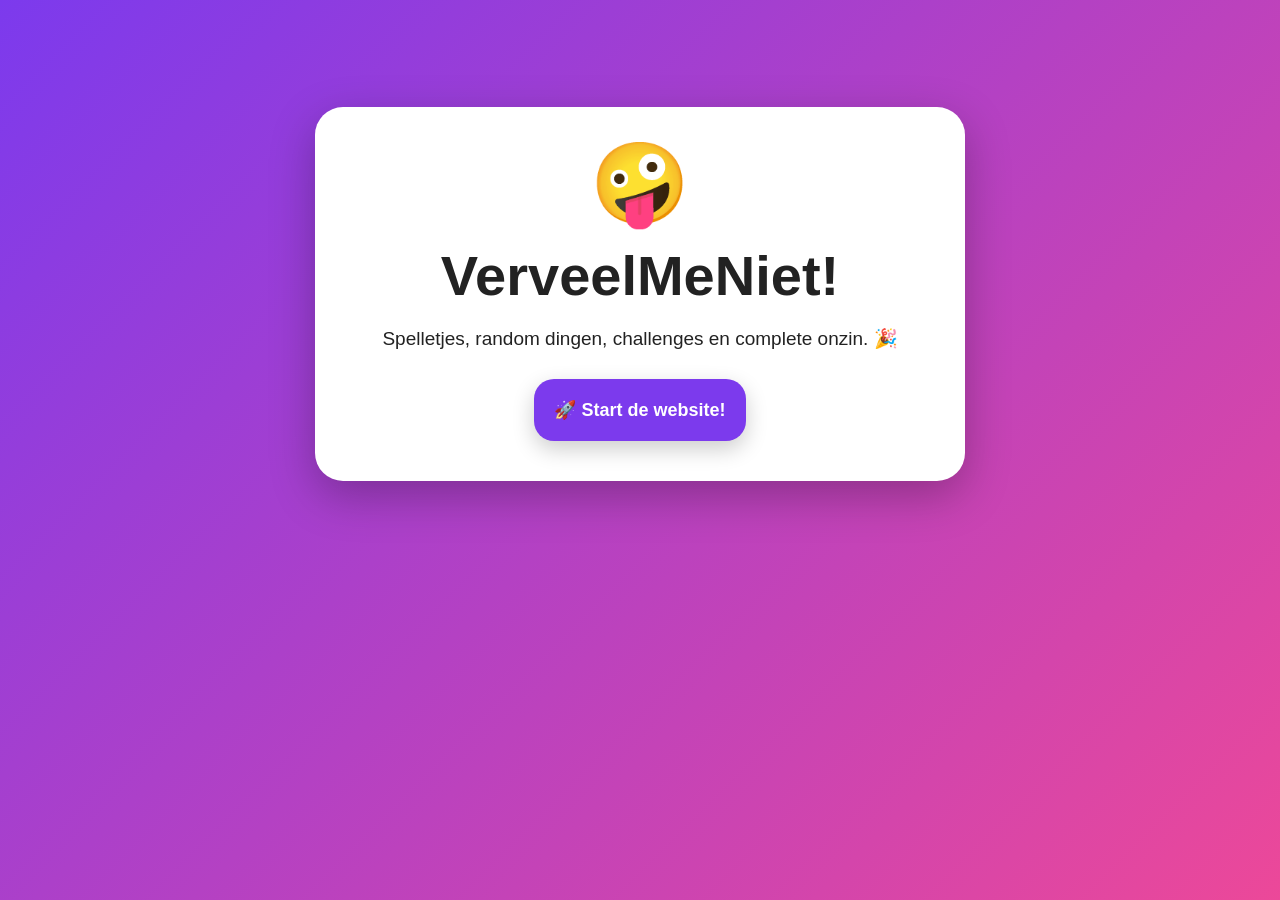
<file: index.html>
<!doctype html><html lang="nl"><head><meta charset="utf-8"><meta name="viewport" content="width=device-width,initial-scale=1"><title>VerveelMeNiet! - VerveelMeNiet!</title><link rel="icon" href="icoon.svg" type="image/svg+xml"><link rel="stylesheet" href="style.css"></head><body><main class="page"><section class="card intro"><div class="emoji">🤪</div><h1>VerveelMeNiet!</h1><p>Spelletjes, random dingen, challenges en complete onzin. 🎉</p><a class="button" href="hoofdmenu.html">🚀 Start de website!</a></section></main></body></html>
</file>
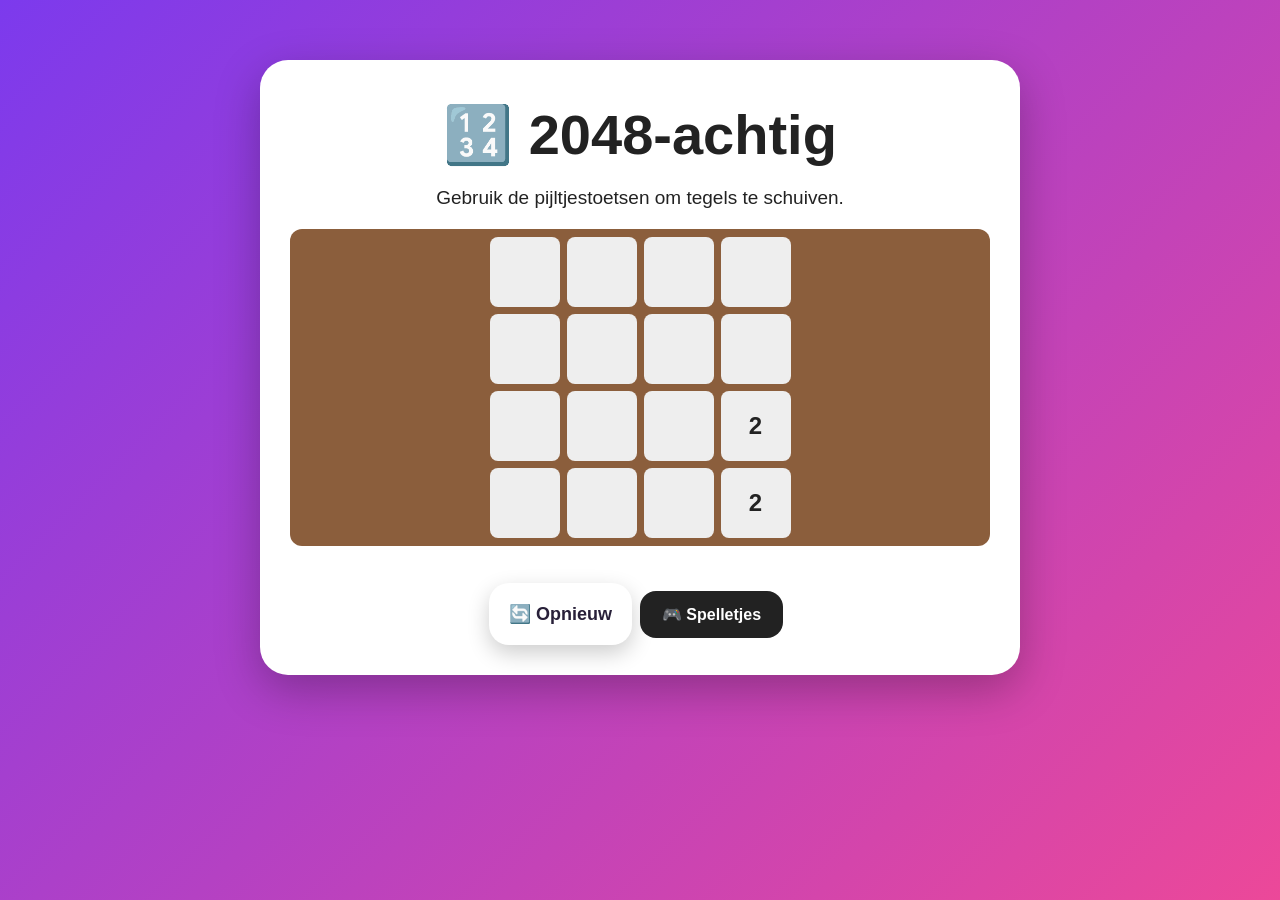
<file: 2048.html>
<!doctype html><html lang="nl"><head><meta charset="utf-8"><meta name="viewport" content="width=device-width,initial-scale=1"><title>2048-achtig - VerveelMeNiet!</title><link rel="icon" href="icoon.svg" type="image/svg+xml"><link rel="stylesheet" href="style.css"></head><body><main class="page"><section class="card"><h1>🔢 2048-achtig</h1><p>Gebruik de pijltjestoetsen om tegels te schuiven.</p><div id="grid2048"></div><button onclick="newGame()">🔄 Opnieuw</button><a class="back" href="spelletjes.html">🎮 Spelletjes</a></section></main><script>let a=[];function newGame(){a=Array(16).fill(0);add();add();render()}function add(){let z=a.map((v,i)=>v?null:i).filter(v=>v!==null);if(z.length)a[z[Math.random()*z.length|0]]=2}function render(){let g=document.getElementById('grid2048');g.innerHTML='';a.forEach(v=>{let d=document.createElement('div');d.textContent=v||'';g.appendChild(d)})}function move(dir){let lines=[];for(let i=0;i<4;i++)lines.push(dir==='left'||dir==='right'?a.slice(i*4,i*4+4):[a[i],a[i+4],a[i+8],a[i+12]]);lines=lines.map(r=>{if(dir==='right'||dir==='down')r.reverse();r=r.filter(Boolean);for(let i=0;i<r.length-1;i++)if(r[i]===r[i+1]){r[i]*=2;r.splice(i+1,1)}while(r.length<4)r.push(0);if(dir==='right'||dir==='down')r.reverse();return r});a=Array(16).fill(0);lines.forEach((r,i)=>r.forEach((v,j)=>{if(dir==='left'||dir==='right')a[i*4+j]=v;else a[j*4+i]=v}));add();render()}document.addEventListener('keydown',e=>{let d={'ArrowLeft':'left','ArrowRight':'right','ArrowUp':'up','ArrowDown':'down'}[e.key];if(d){e.preventDefault();move(d)}});newGame()</script></body></html>
</file>
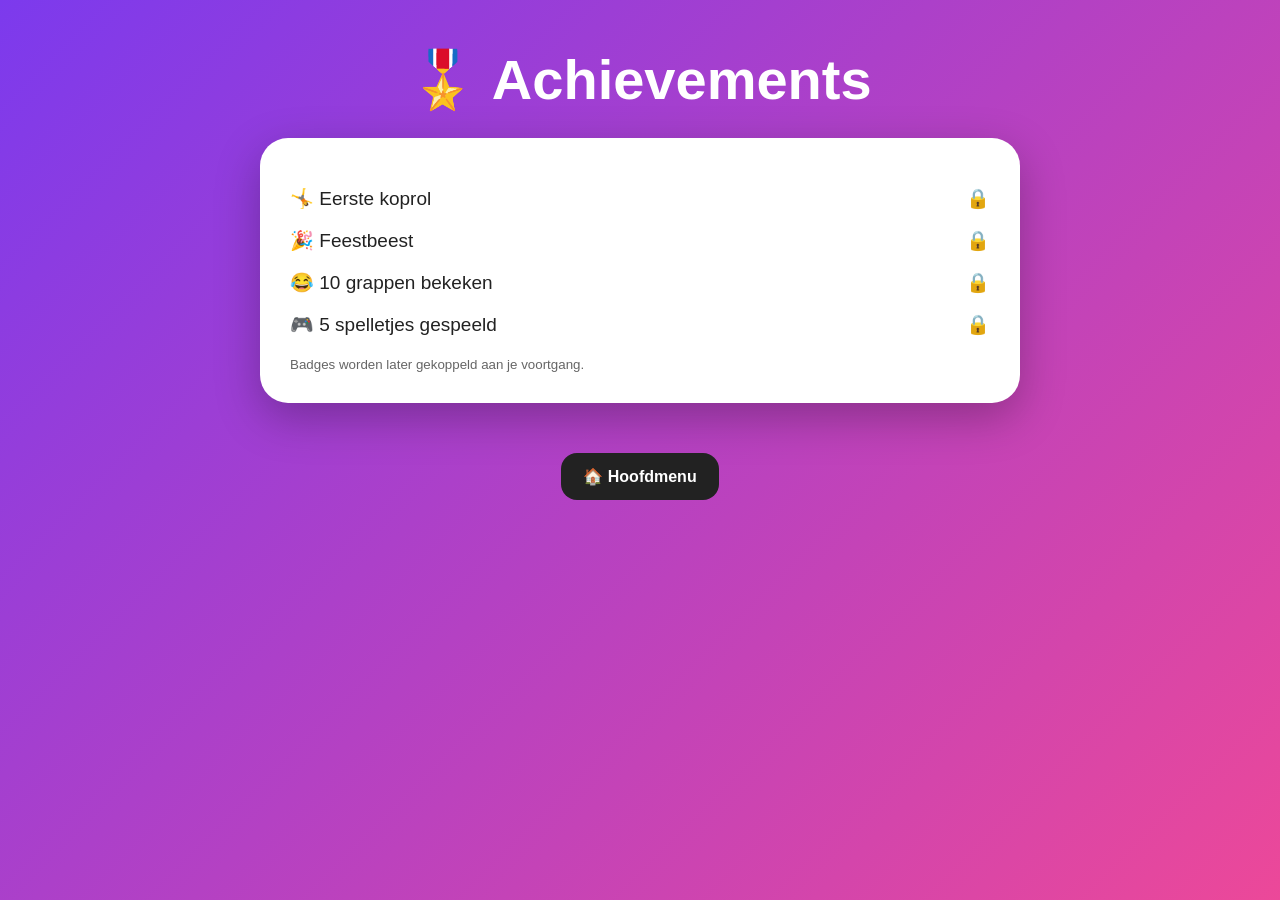
<file: achievements.html>
<!doctype html><html lang="nl"><head><meta charset="utf-8"><meta name="viewport" content="width=device-width,initial-scale=1"><title>Achievements - VerveelMeNiet!</title><link rel="icon" href="icoon.svg" type="image/svg+xml"><link rel="stylesheet" href="style.css"></head><body><main class="page"><h1>🎖️ Achievements</h1><div class="card left"><p>🤸 Eerste koprol <span>🔒</span></p><p>🎉 Feestbeest <span>🔒</span></p><p>😂 10 grappen bekeken <span>🔒</span></p><p>🎮 5 spelletjes gespeeld <span>🔒</span></p><small>Badges worden later gekoppeld aan je voortgang.</small></div><a class="back" href="hoofdmenu.html">🏠 Hoofdmenu</a></main></body></html>
</file>
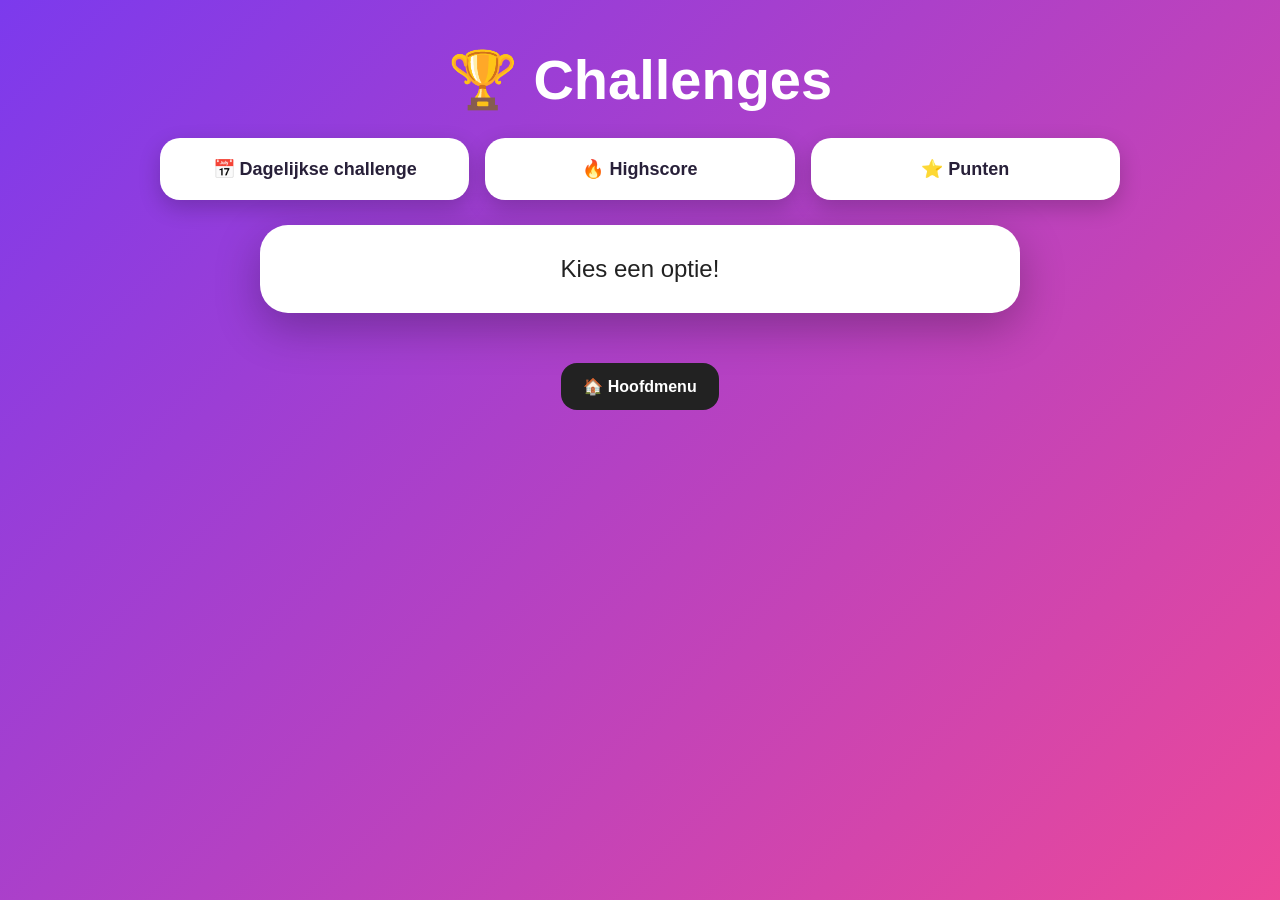
<file: challenges.html>
<!doctype html><html lang="nl"><head><meta charset="utf-8"><meta name="viewport" content="width=device-width,initial-scale=1"><title>Challenges - VerveelMeNiet!</title><link rel="icon" href="icoon.svg" type="image/svg+xml"><link rel="stylesheet" href="style.css"></head><body><main class="page"><h1>🏆 Challenges</h1><div class="grid"><button onclick="daily()">📅 Dagelijkse challenge</button><button onclick="highscore()">🔥 Highscore</button><button onclick="points()">⭐ Punten</button></div><div id="result" class="card result">Kies een optie!</div><a class="back" href="hoofdmenu.html">🏠 Hoofdmenu</a></main><script src="script.js"></script></body></html>
</file>
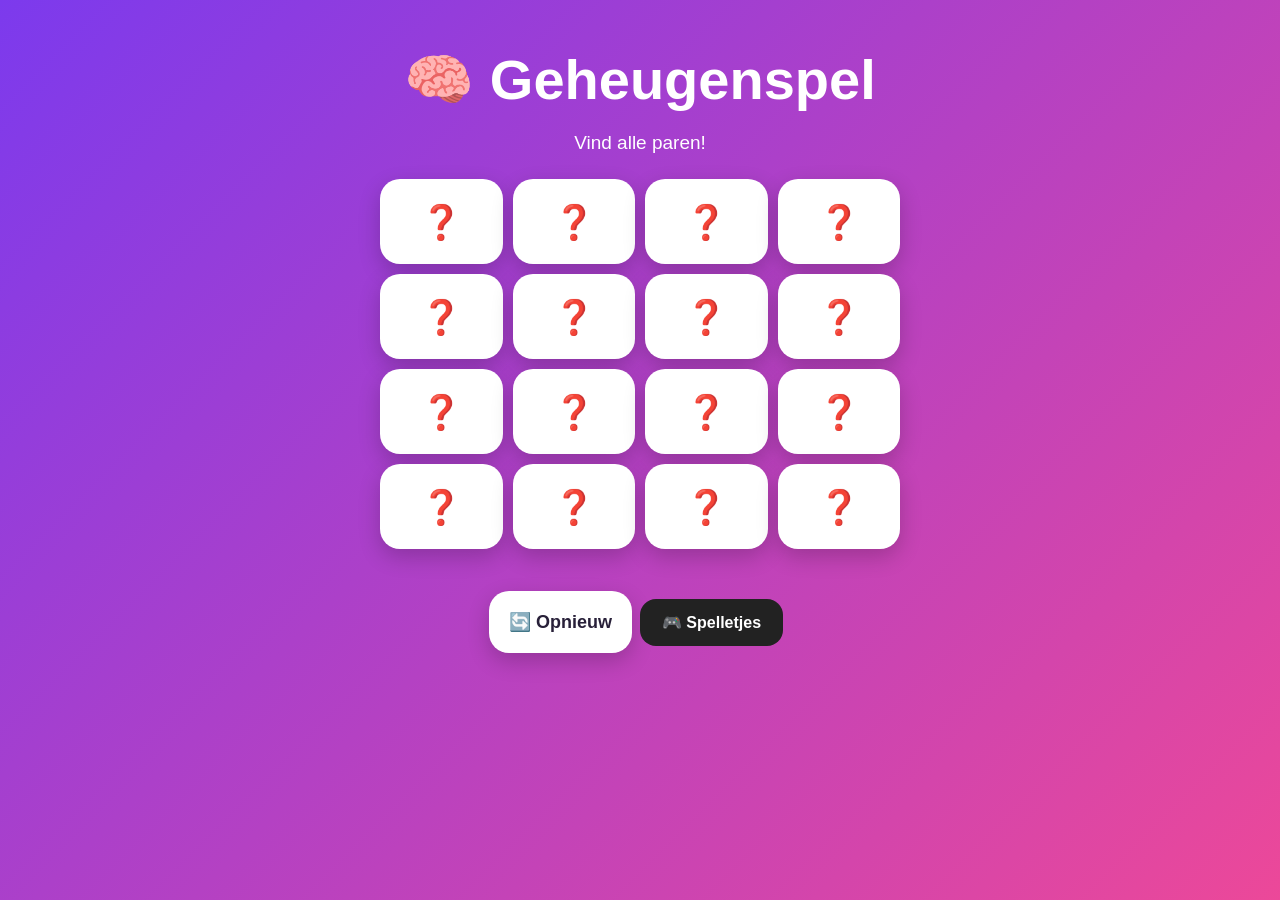
<file: geheugenspel.html>
<!doctype html><html lang="nl"><head><meta charset="utf-8"><meta name="viewport" content="width=device-width,initial-scale=1"><title>Geheugenspel - VerveelMeNiet!</title><link rel="icon" href="icoon.svg" type="image/svg+xml"><link rel="stylesheet" href="style.css"></head><body><main class="page"><h1>🧠 Geheugenspel</h1><p>Vind alle paren!</p><div id="board" class="memory"></div><p id="msg"></p><button onclick="location.reload()">🔄 Opnieuw</button><a class="back" href="spelletjes.html">🎮 Spelletjes</a></main><script>const emojis=['🐸','🐱','🦆','🥔','🧀','🐉','🍕','🚀'];let cards=[...emojis,...emojis].sort(()=>Math.random()-.5),open=[],found=0;const board=document.getElementById('board');cards.forEach(e=>{let b=document.createElement('button');b.className='memory-card';b.textContent='❓';b.onclick=()=>{if(open.length===2||b.disabled)return;b.textContent=e;open.push({b,e});if(open.length===2)setTimeout(()=>{if(open[0].e===open[1].e){open.forEach(x=>{x.b.disabled=true;x.b.classList.add('found')});if(++found===emojis.length)document.getElementById('msg').textContent='🎉 Alles gevonden!'}else open.forEach(x=>x.b.textContent='❓');open=[]},500)};board.appendChild(b)})</script></body></html>
</file>
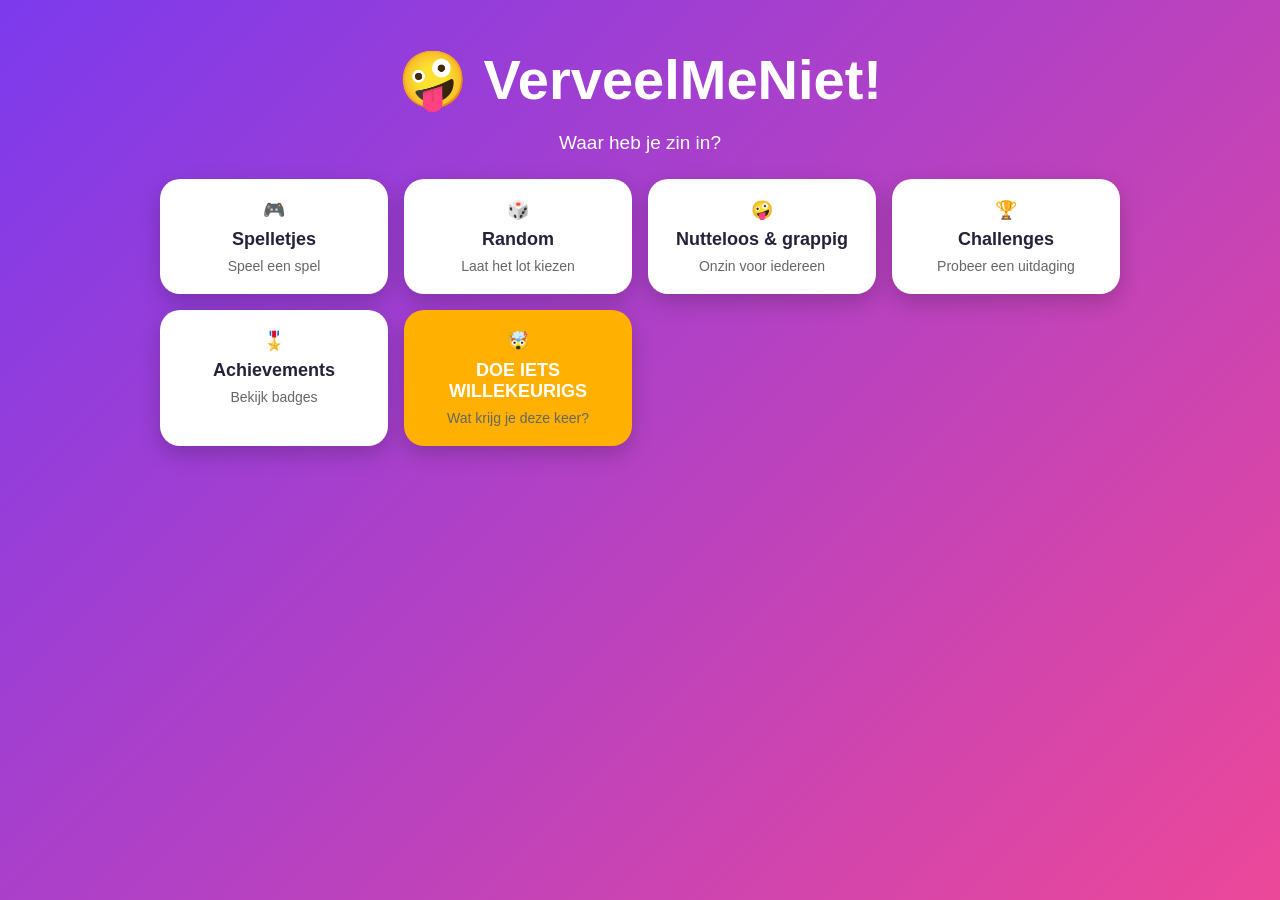
<file: hoofdmenu.html>
<!doctype html><html lang="nl"><head><meta charset="utf-8"><meta name="viewport" content="width=device-width,initial-scale=1"><title>Hoofdmenu - VerveelMeNiet!</title><link rel="icon" href="icoon.svg" type="image/svg+xml"><link rel="stylesheet" href="style.css"></head><body><main class="page"><h1>🤪 VerveelMeNiet!</h1><p class="subtitle">Waar heb je zin in?</p><div class="grid"><a class="tile" href="spelletjes.html">🎮<b>Spelletjes</b><span>Speel een spel</span></a><a class="tile" href="random.html">🎲<b>Random</b><span>Laat het lot kiezen</span></a><a class="tile" href="nutteloos.html">🤪<b>Nutteloos & grappig</b><span>Onzin voor iedereen</span></a><a class="tile" href="challenges.html">🏆<b>Challenges</b><span>Probeer een uitdaging</span></a><a class="tile" href="achievements.html">🎖️<b>Achievements</b><span>Bekijk badges</span></a><a class="tile special" href="random.html">🤯<b>DOE IETS WILLEKEURIGS</b><span>Wat krijg je deze keer?</span></a></div></main></body></html>
</file>
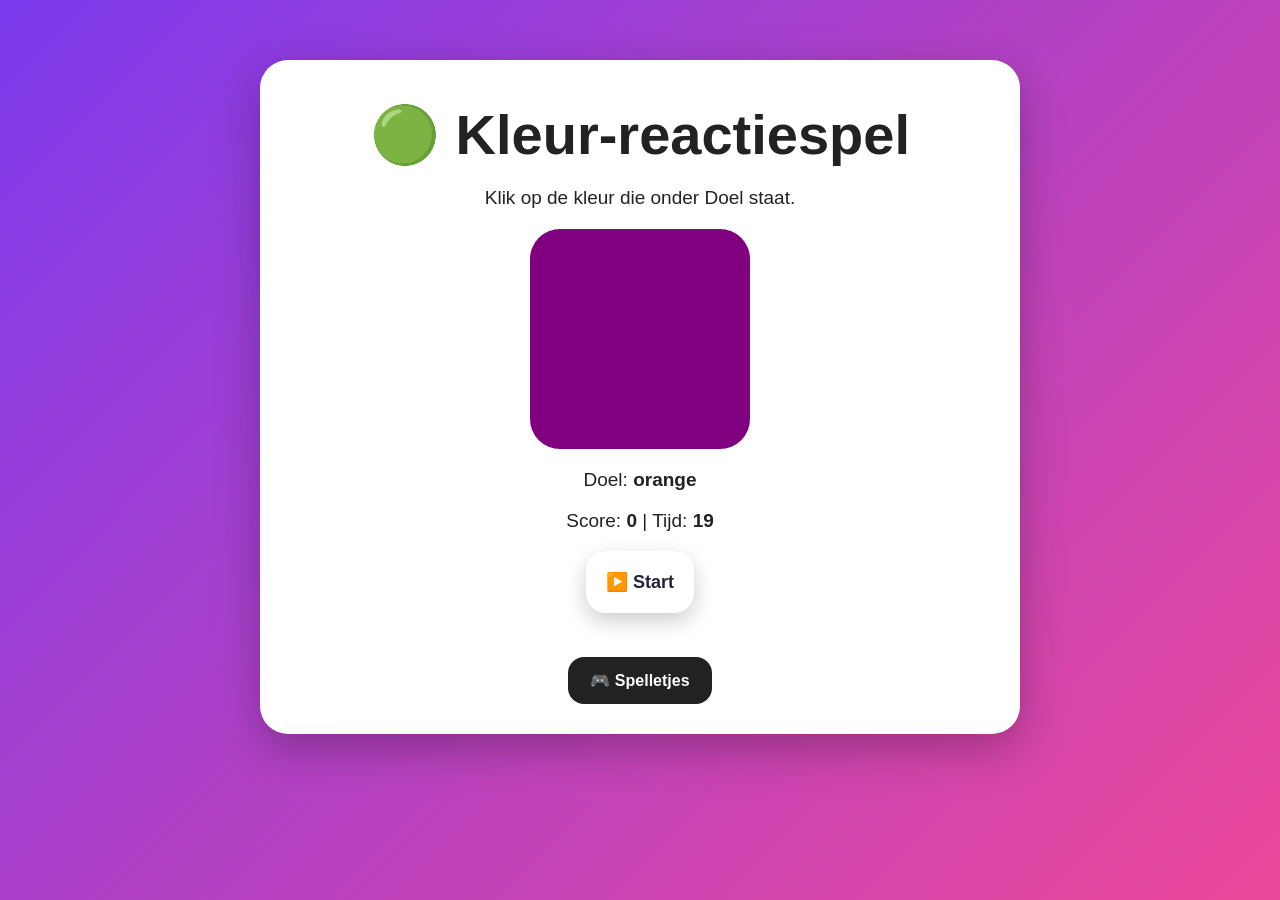
<file: kleurreactie.html>
<!doctype html><html lang="nl"><head><meta charset="utf-8"><meta name="viewport" content="width=device-width,initial-scale=1"><title>Kleur-reactiespel - VerveelMeNiet!</title><link rel="icon" href="icoon.svg" type="image/svg+xml"><link rel="stylesheet" href="style.css"></head><body><main class="page"><section class="card"><h1>🟢 Kleur-reactiespel</h1><p>Klik op de kleur die onder Doel staat.</p><div id="box" class="color-box"></div><p>Doel: <b id="target"></b></p><p>Score: <b id="score">0</b> | Tijd: <b id="time">20</b></p><button onclick="start()">▶️ Start</button><p id="msg"></p><a class="back" href="spelletjes.html">🎮 Spelletjes</a></section></main><script>const colors=['red','blue','green','orange','purple'];let target,score=0,time=20,timer,playing=false;function next(){target=colors[Math.random()*colors.length|0];document.getElementById('target').textContent=target;document.getElementById('box').style.background=colors[Math.random()*colors.length|0]}function start(){clearInterval(timer);score=0;time=20;playing=true;document.getElementById('score').textContent=score;document.getElementById('time').textContent=time;document.getElementById('msg').textContent='';next();timer=setInterval(()=>{time--;document.getElementById('time').textContent=time;if(time<=0){playing=false;clearInterval(timer);document.getElementById('msg').textContent='Klaar! Score: '+score}},1000)}document.getElementById('box').onclick=()=>{if(!playing)return;let box=document.getElementById('box');if(box.style.backgroundColor===target){score++;document.getElementById('score').textContent=score;next()}else document.getElementById('msg').textContent='Bijna! Probeer opnieuw.'};start()</script></body></html>
</file>
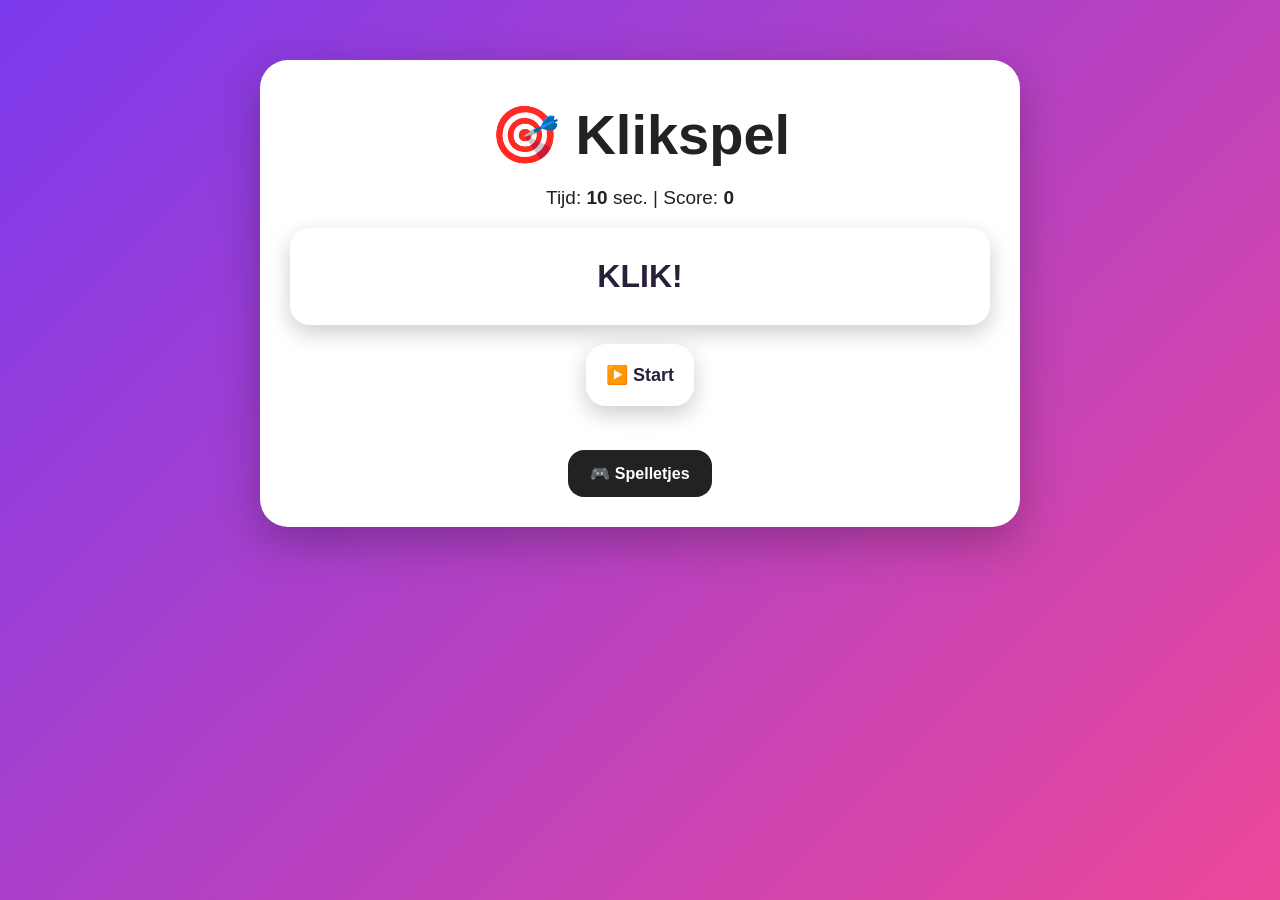
<file: klikspel.html>
<!doctype html><html lang="nl"><head><meta charset="utf-8"><meta name="viewport" content="width=device-width,initial-scale=1"><title>Klikspel - VerveelMeNiet!</title><link rel="icon" href="icoon.svg" type="image/svg+xml"><link rel="stylesheet" href="style.css"></head><body><main class="page"><section class="card"><h1>🎯 Klikspel</h1><p>Tijd: <b id="time">10</b> sec. | Score: <b id="score">0</b></p><button class="big" id="click" disabled>KLIK!</button><p><button onclick="start()">▶️ Start</button></p><p id="msg"></p><a class="back" href="spelletjes.html">🎮 Spelletjes</a></section></main><script>let s=0,t=10,timer,playing=false;const $=id=>document.getElementById(id);function start(){clearInterval(timer);s=0;t=10;playing=true;$('score').textContent=s;$('time').textContent=t;$('msg').textContent='Go!';$('click').disabled=false;timer=setInterval(()=>{t--;$('time').textContent=t;if(t<=0){clearInterval(timer);playing=false;$('click').disabled=true;$('msg').textContent='Klaar! Je score is '+s+'.';localStorage.setItem('klikHighscore',Math.max(s,+localStorage.getItem('klikHighscore')||0));localStorage.setItem('points',(+localStorage.getItem('points')||0)+s)}},1000)}$('click').onclick=()=>{if(playing)$('score').textContent=++s}</script></body></html>
</file>
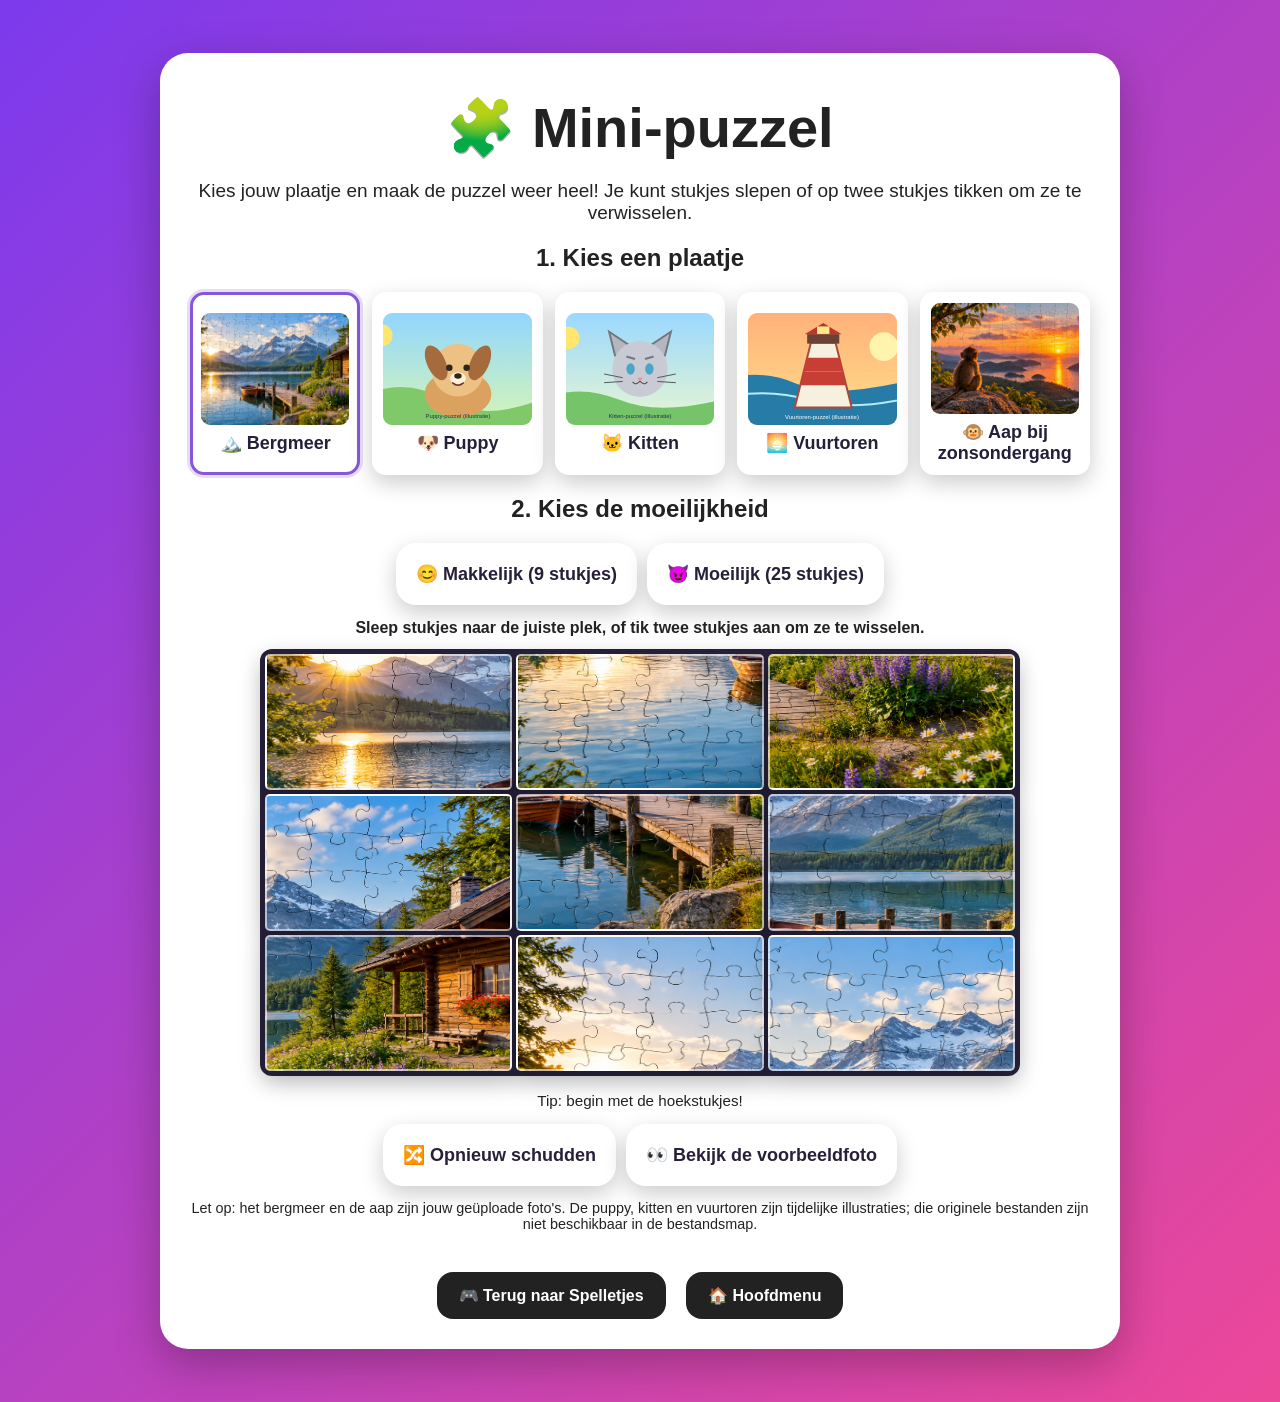
<file: minipuzzel.html>
<!doctype html>
<html lang="nl">
<head>
<meta charset="utf-8"><meta name="viewport" content="width=device-width,initial-scale=1">
<title>Mini-puzzel - VerveelMeNiet!</title>
<link rel="icon" href="icoon.svg" type="image/svg+xml"><link rel="stylesheet" href="style.css">
<style>
.puzzle-wrap{max-width:1000px;margin:18px auto}.picture-choices{display:grid;grid-template-columns:repeat(auto-fit,minmax(130px,1fr));gap:12px;margin:18px 0}.picture-choice{background:#fff;border:3px solid transparent;border-radius:14px;padding:8px;cursor:pointer;color:#242039;font-weight:700}.picture-choice img{width:100%;aspect-ratio:4/3;object-fit:cover;border-radius:9px;display:block;margin-bottom:7px}.picture-choice.active{border-color:#8757d9;box-shadow:0 0 0 3px #8757d933}.puzzle-tools{display:flex;gap:10px;justify-content:center;flex-wrap:wrap;margin:14px 0}.puzzle-board{display:grid;grid-template-columns:repeat(var(--n),1fr);gap:4px;width:min(92vw,760px);aspect-ratio:16/9;margin:0 auto;background:#27213b;padding:5px;border-radius:12px;box-shadow:0 8px 24px #0002}.piece{min-width:0;min-height:0;border:2px solid #ffffff99;border-radius:5px;cursor:grab;background-repeat:no-repeat;position:relative;touch-action:manipulation}.piece:focus{outline:3px solid #ffcf5c;outline-offset:1px}.piece.selected{outline:4px solid #ffcf5c;z-index:2}.piece.dragging{opacity:.45}.piece.over{outline:4px dashed #8df0c4}.puzzle-status{text-align:center;font-weight:700;margin:12px}.puzzle-preview{display:block;width:min(90%,400px);border-radius:10px;margin:12px auto}.puzzle-hint{text-align:center;font-size:.95rem}.puzzle-tools button{cursor:pointer}
</style></head>
<body><main class="page"><section class="card puzzle-wrap"><h1>🧩 Mini-puzzel</h1><p>Kies jouw plaatje en maak de puzzel weer heel! Je kunt stukjes slepen of op twee stukjes tikken om ze te verwisselen.</p>
<h2>1. Kies een plaatje</h2><div class="picture-choices" id="choices"></div>
<h2>2. Kies de moeilijkheid</h2><div class="puzzle-tools"><button type="button" onclick="startPuzzle(3)">😊 Makkelijk (9 stukjes)</button><button type="button" onclick="startPuzzle(5)">😈 Moeilijk (25 stukjes)</button></div>
<div class="puzzle-status" id="status" aria-live="polite">Kies een plaatje en moeilijkheid om te beginnen.</div><div id="board" class="puzzle-board" style="--n:3" aria-label="Puzzelbord"></div><p class="puzzle-hint" id="hint">Tip: begin met de hoekstukjes!</p>
<div class="puzzle-tools"><button type="button" onclick="shuffleAgain()">🔀 Opnieuw schudden</button><button type="button" onclick="showPreview()">👀 Bekijk de voorbeeldfoto</button></div><img id="preview" class="puzzle-preview" alt="Voorbeeld van de gekozen puzzelfoto" hidden>
<p style="font-size:.9rem">Let op: het bergmeer en de aap zijn jouw geüploade foto's. De puppy, kitten en vuurtoren zijn tijdelijke illustraties; die originele bestanden zijn niet beschikbaar in de bestandsmap.</p>
<a class="back" href="spelletjes.html">🎮 Terug naar Spelletjes</a> <a class="back" href="hoofdmenu.html">🏠 Hoofdmenu</a></section></main>
<script>
const pictures=[
 {name:'🏔️ Bergmeer',src:'bergmeer.png'},
 {name:'🐶 Puppy',src:'puppy.svg'},
 {name:'🐱 Kitten',src:'kitten.svg'},
 {name:'🌅 Vuurtoren',src:'vuurtoren.svg'},
 {name:'🐵 Aap bij zonsondergang',src:'aap.png'}
];
const board=document.getElementById('board'),statusEl=document.getElementById('status');let n=3,order=[],selected=null,dragFrom=null,currentPicture=pictures[0].src;
function drawChoices(){const root=document.getElementById('choices');pictures.forEach((pic,i)=>{const b=document.createElement('button');b.type='button';b.className='picture-choice'+(i===0?' active':'');b.innerHTML=`<img src="${pic.src}" alt=""><span>${pic.name}</span>`;b.onclick=()=>{currentPicture=pic.src;document.querySelectorAll('.picture-choice').forEach(x=>x.classList.remove('active'));b.classList.add('active');document.getElementById('preview').src=currentPicture;if(order.length)startPuzzle(n);else updateStatus('Plaatje gekozen! Kies een moeilijkheid.');};root.appendChild(b)});document.getElementById('preview').src=currentPicture}
function shuffled(){let a=Array.from({length:n*n},(_,i)=>i);do{for(let i=a.length-1;i>0;i--){let j=Math.floor(Math.random()*(i+1));[a[i],a[j]]=[a[j],a[i]]}}while(a.every((v,i)=>v===i));return a}
function startPuzzle(size){n=size;order=shuffled();selected=null;moves=0;board.style.setProperty('--n',n);document.getElementById('preview').hidden=true;render();updateStatus('Sleep stukjes naar de juiste plek, of tik twee stukjes aan om ze te wisselen.')}
let moves=0;
function render(){board.innerHTML='';order.forEach((correctIndex,slot)=>{let p=document.createElement('button');p.type='button';p.className='piece';p.setAttribute('aria-label',`Puzzelstuk ${correctIndex+1}`);p.style.backgroundImage=`url("${currentPicture}")`;p.style.backgroundSize=`${n*100}% ${n*100}%`;p.style.backgroundPosition=`${(correctIndex%n)/(n-1)*100}% ${Math.floor(correctIndex/n)/(n-1)*100}%`;p.draggable=true;p.dataset.slot=slot;p.addEventListener('click',()=>tapPiece(slot));p.addEventListener('dragstart',e=>{dragFrom=slot;p.classList.add('dragging');e.dataTransfer.setData('text/plain',String(slot))});p.addEventListener('dragend',()=>{p.classList.remove('dragging');document.querySelectorAll('.piece').forEach(x=>x.classList.remove('over'))});p.addEventListener('dragover',e=>{e.preventDefault();p.classList.add('over')});p.addEventListener('dragleave',()=>p.classList.remove('over'));p.addEventListener('drop',e=>{e.preventDefault();let from=Number(e.dataTransfer.getData('text/plain'));swap(from,slot)});board.appendChild(p)})}
function tapPiece(slot){if(selected===null){selected=slot;render();board.children[slot].classList.add('selected');updateStatus('Stukje geselecteerd! Tik nu op een tweede stukje om ze te wisselen.');return}if(selected===slot){selected=null;render();updateStatus('Selectie opgeheven.');return}swap(selected,slot)}
function swap(a,b){if(a===null||a===b)return;[order[a],order[b]]=[order[b],order[a]];selected=null;moves++;render();if(order.every((v,i)=>v===i)){updateStatus(`🎉 Gelukt! Je hebt de puzzel opgelost in ${moves} zetten!`);document.getElementById('hint').textContent='Fantastisch gepuzzeld! Kies een andere afbeelding of moeilijkheid.'}else updateStatus(`Zetten: ${moves}. Nog even puzzelen!`)}
function updateStatus(t){statusEl.textContent=t}function shuffleAgain(){if(!order.length){startPuzzle(3);return}order=shuffled();selected=null;moves=0;render();updateStatus('Opnieuw geschud! Veel succes.')}function showPreview(){let p=document.getElementById('preview');p.hidden=!p.hidden}
drawChoices();startPuzzle(3);
</script></body></html>
</file>
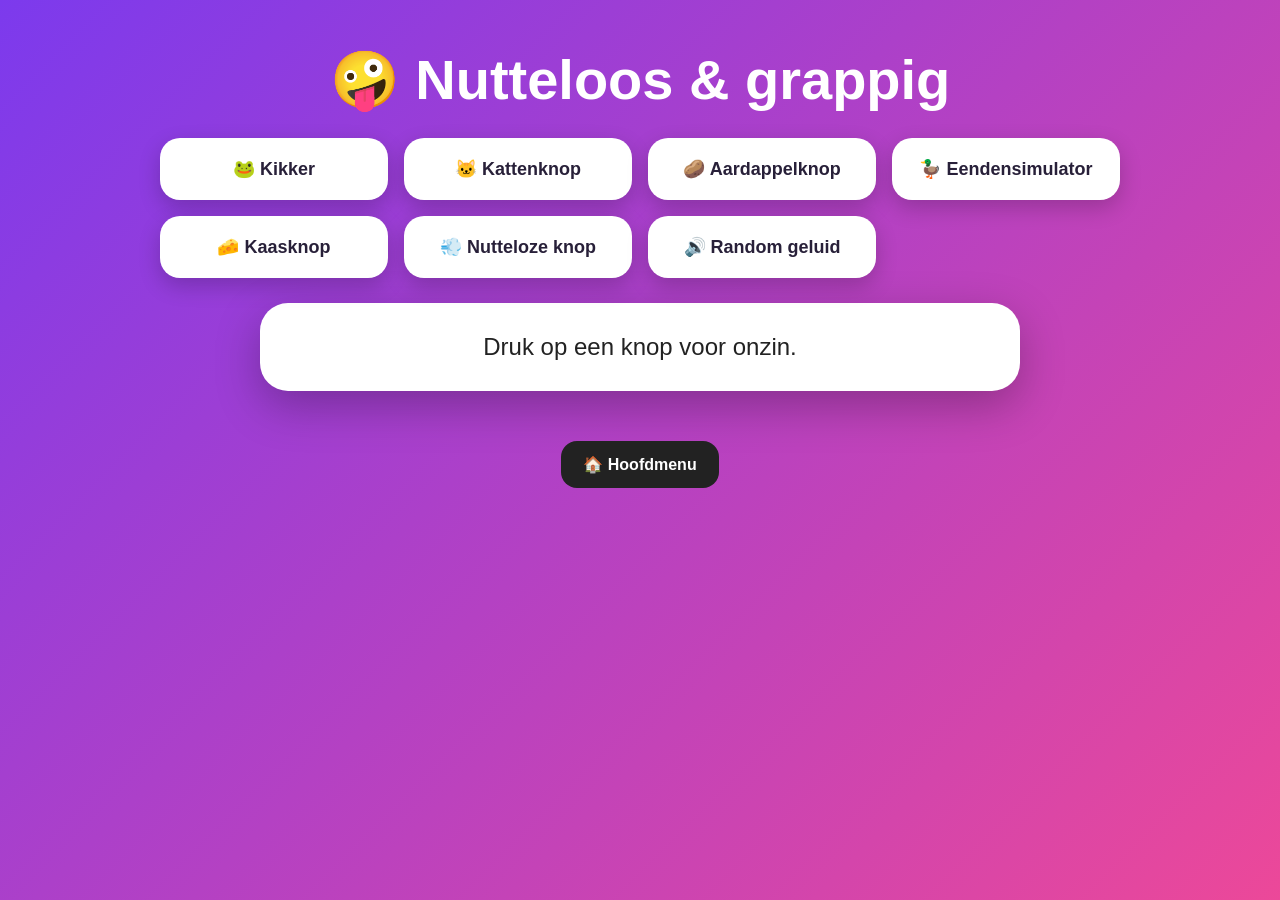
<file: nutteloos.html>
<!doctype html><html lang="nl"><head><meta charset="utf-8"><meta name="viewport" content="width=device-width,initial-scale=1"><title>Nutteloos & grappig - VerveelMeNiet!</title><link rel="icon" href="icoon.svg" type="image/svg+xml"><link rel="stylesheet" href="style.css"></head><body><main class="page"><h1>🤪 Nutteloos & grappig</h1><div class="grid"><button onclick="fun('🐸 HOP! De kikker springt voorbij!')">🐸 Kikker</button><button onclick="fun(cat())">🐱 Kattenknop</button><button onclick="fun(potato())">🥔 Aardappelknop</button><button onclick="fun('🦆 Kwaak! De eend loopt een rondje.')">🦆 Eendensimulator</button><button onclick="fun(cheese())">🧀 Kaasknop</button><button onclick="fun(useless())">💨 Nutteloze knop</button><button onclick="sound()">🔊 Random geluid</button></div><div id="fun" class="card result">Druk op een knop voor onzin.</div><a class="back" href="hoofdmenu.html">🏠 Hoofdmenu</a></main><script src="script.js"></script></body></html>
</file>
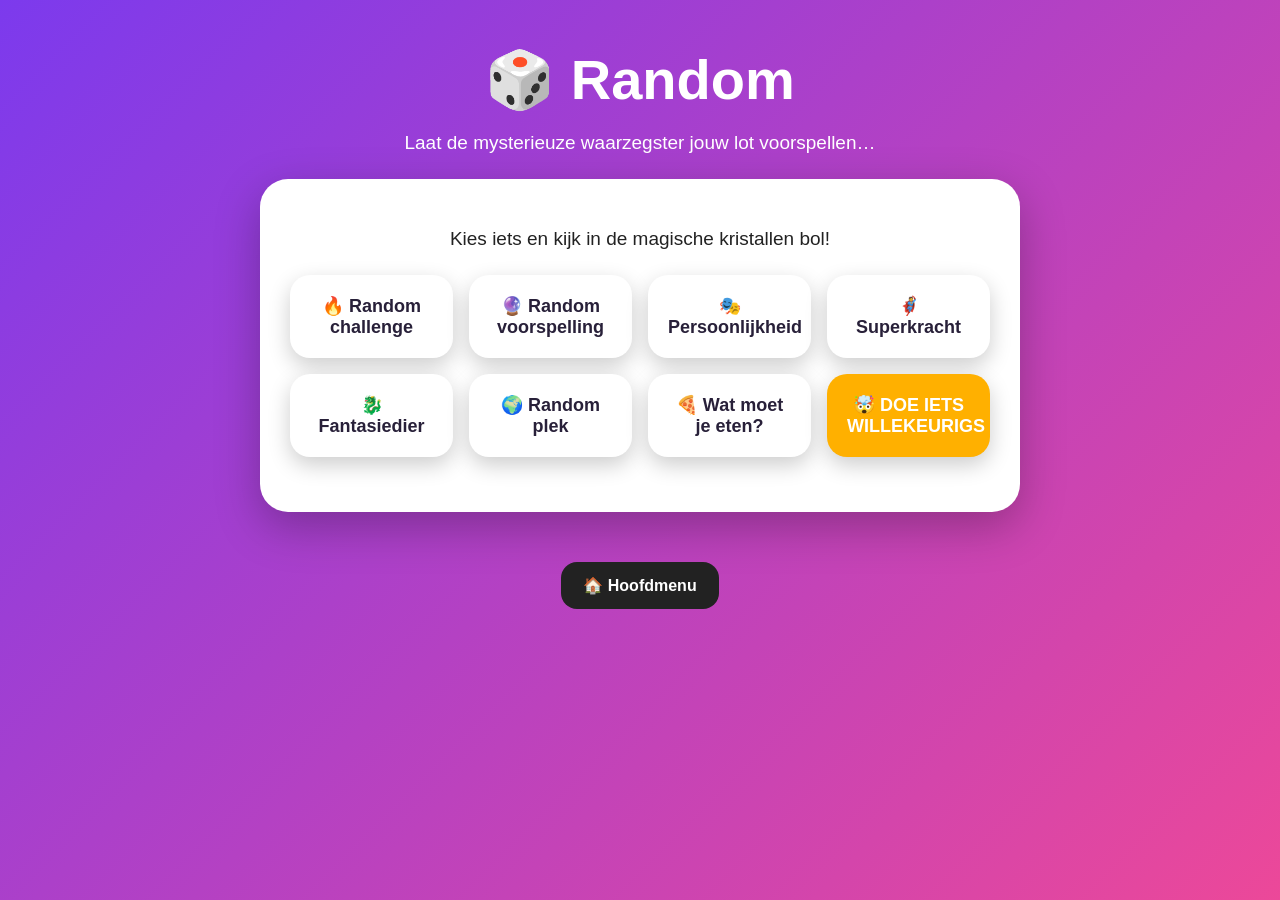
<file: random.html>
<!doctype html>
<html lang="nl">
<head>
  <meta charset="utf-8">
  <meta name="viewport" content="width=device-width,initial-scale=1">
  <title>De Waarzegster - VerveelMeNiet!</title>
  <link rel="icon" href="icoon.svg" type="image/svg+xml">
  <link rel="stylesheet" href="style.css">
</head>
<body>
  <main class="page random-page">
    <h1>🎲 Random</h1>
    <p class="subtitle">Laat de mysterieuze waarzegster jouw lot voorspellen…</p>

    <section id="randomMenu" class="card">
      <p id="result">Kies iets en kijk in de magische kristallen bol!</p>
      <div class="grid small">
        <button onclick="pick('challenges')">🔥 Random challenge</button>
        <button onclick="pick('predictions')">🔮 Random voorspelling</button>
        <button onclick="pick('personalities')">🎭 Persoonlijkheid</button>
        <button onclick="pick('powers')">🦸 Superkracht</button>
        <button onclick="pick('animals')">🐉 Fantasiedier</button>
        <button onclick="pick('places')">🌍 Random plek</button>
        <button onclick="pick('food')">🍕 Wat moet je eten?</button>
        <button class="special" onclick="pick('all')">🤯 DOE IETS WILLEKEURIGS</button>
      </div>
    </section>

    <section id="fortuneScene" class="fortune-scene" hidden aria-live="polite">
      <div class="fortune-heading">
        <h2>🔮 Madame Mysteria voorspelt…</h2>
        <p>De kristallen bol laat een geheimzinnig filmpje zien!</p>
      </div>
      <div class="fortune-layout">
        <div class="fortune-teller" aria-label="Een vriendelijke cartoon-waarzegster">
          <div class="teller-stars">✦ · ✧ · ✦</div>
          <div class="teller-hat">♠</div>
          <div class="teller-face"><span class="hair">〰</span><span class="eyes">• •</span><span class="nose">⌁</span><span class="smile">⌣</span></div>
          <div class="teller-body"><span class="necklace">✦</span><span class="cape-star">✧</span></div>
          <div class="teller-caption">MADAME MYSTERIA</div>
        </div>
        <div class="crystal-wrap">
          <div class="crystal-label">✦ LIVE UIT DE FANTASIEWERELD ✦</div>
          <div class="crystal-ball" role="img" aria-label="Een geanimeerd fantasiefilmpje in een kristallen bol">
            <div class="movie-sky"><span class="movie-star star-one">✦</span><span class="movie-star star-two">✧</span><span class="movie-star star-three">✦</span><div class="movie-moon"></div><div class="movie-cloud cloud-one"></div><div class="movie-cloud cloud-two"></div><div id="movieCreature" class="movie-creature">🐉</div><div class="movie-ground"></div><div class="movie-sparkle sparkle-one">✧</div><div class="movie-sparkle sparkle-two">✦</div></div>
            <div class="film-glint"></div>
          </div>
          <div class="crystal-base"></div>
          <div class="movie-controls"><span class="playing-dot"></span> <span id="movieStatus">MAGISCH FILMPJE SPEELT</span> <span class="movie-time">∞</span></div>
          <button id="musicButton" class="music-button" onclick="toggleMagicMusic()" aria-pressed="false">🎵 Zet magische muziek aan</button>
        </div>
      </div>
      <div class="prediction-card">
        <div class="prediction-label">📜 DE WAARZEGSTER ZEGT</div>
        <h3 id="fortuneTitle">Een geheim verschijnt…</h3>
        <p id="fortuneText">De kristallen bol is aan het opwarmen.</p>
        <button onclick="pickAgain()">🔁 Nog een voorspelling</button>
      </div>
      <button class="back" onclick="backToRandom()">↩ Terug naar Random</button>
    </section>

    <a class="back" href="hoofdmenu.html">🏠 Hoofdmenu</a>
  </main>
  <script src="script.js"></script>
</body>
</html>
</file>
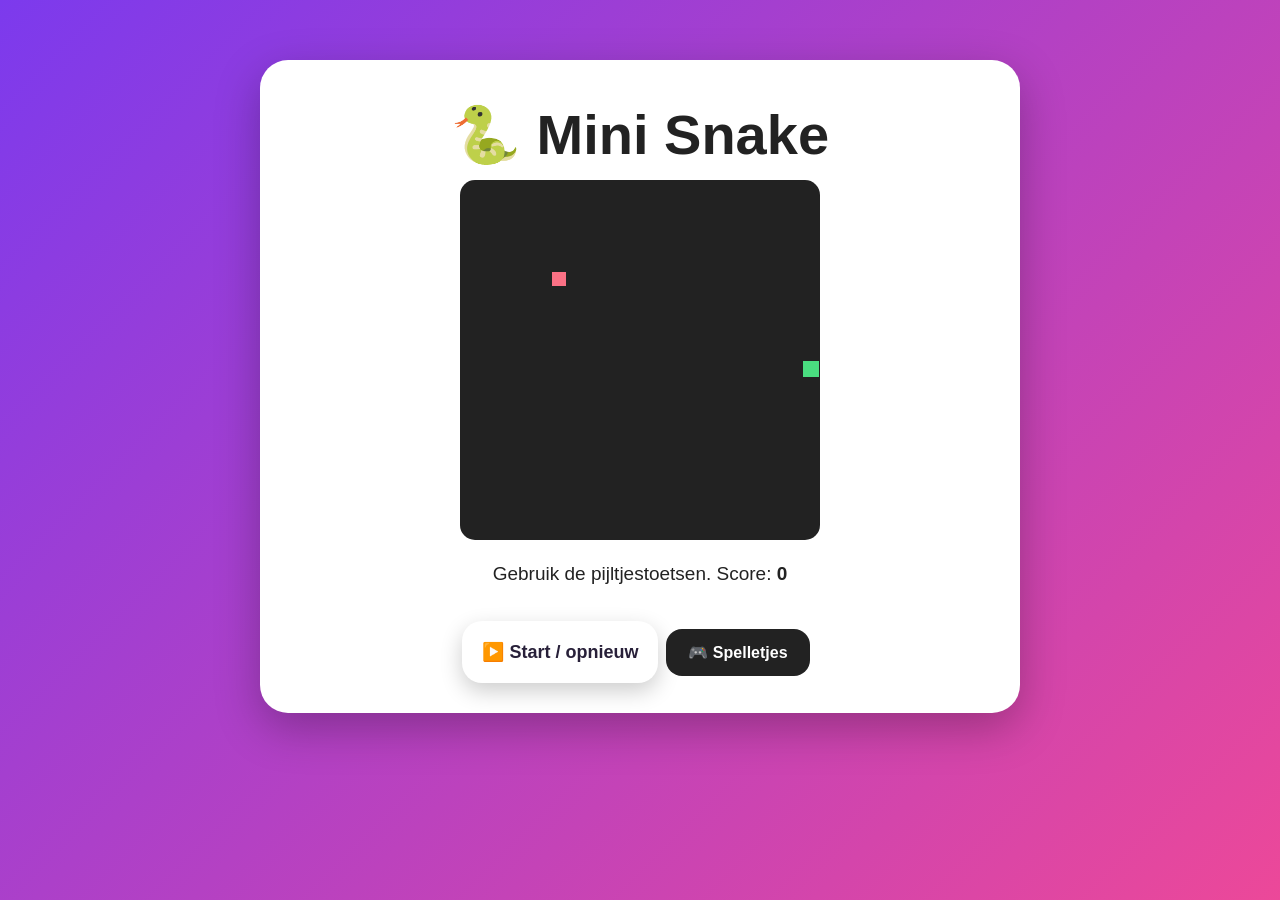
<file: snake.html>
<!doctype html><html lang="nl"><head><meta charset="utf-8"><meta name="viewport" content="width=device-width,initial-scale=1"><title>Mini Snake - VerveelMeNiet!</title><link rel="icon" href="icoon.svg" type="image/svg+xml"><link rel="stylesheet" href="style.css"></head><body><main class="page"><section class="card"><h1>🐍 Mini Snake</h1><canvas id="game" width="360" height="360"></canvas><p>Gebruik de pijltjestoetsen. Score: <b id="score">0</b></p><button onclick="start()">▶️ Start / opnieuw</button><a class="back" href="spelletjes.html">🎮 Spelletjes</a></section></main><script>const c=document.getElementById('game'),ctx=c.getContext('2d'),N=20,S=18;let snake,food,dx,dy,loop,score;function start(){snake=[{x:10,y:10}];food={x:5,y:5};dx=1;dy=0;score=0;document.getElementById('score').textContent=0;clearInterval(loop);loop=setInterval(tick,120);draw()}document.addEventListener('keydown',e=>{if(e.key==='ArrowUp'&&dy!==1){dx=0;dy=-1}if(e.key==='ArrowDown'&&dy!==-1){dx=0;dy=1}if(e.key==='ArrowLeft'&&dx!==1){dx=-1;dy=0}if(e.key==='ArrowRight'&&dx!==-1){dx=1;dy=0}});function tick(){let h={x:snake[0].x+dx,y:snake[0].y+dy};if(h.x<0||h.y<0||h.x>=N||h.y>=N||snake.some(v=>v.x===h.x&&v.y===h.y)){clearInterval(loop);alert('Game over! Score: '+score);return}snake.unshift(h);if(h.x===food.x&&h.y===food.y){score++;document.getElementById('score').textContent=score;do{food={x:Math.floor(Math.random()*N),y:Math.floor(Math.random()*N)}}while(snake.some(v=>v.x===food.x&&v.y===food.y))}else snake.pop();draw()}function draw(){ctx.fillStyle='#222';ctx.fillRect(0,0,360,360);ctx.fillStyle='#4ade80';snake.forEach(v=>ctx.fillRect(v.x*S+1,v.y*S+1,S-2,S-2));ctx.fillStyle='#fb7185';ctx.fillRect(food.x*S+2,food.y*S+2,S-4,S-4)}start()</script></body></html>
</file>
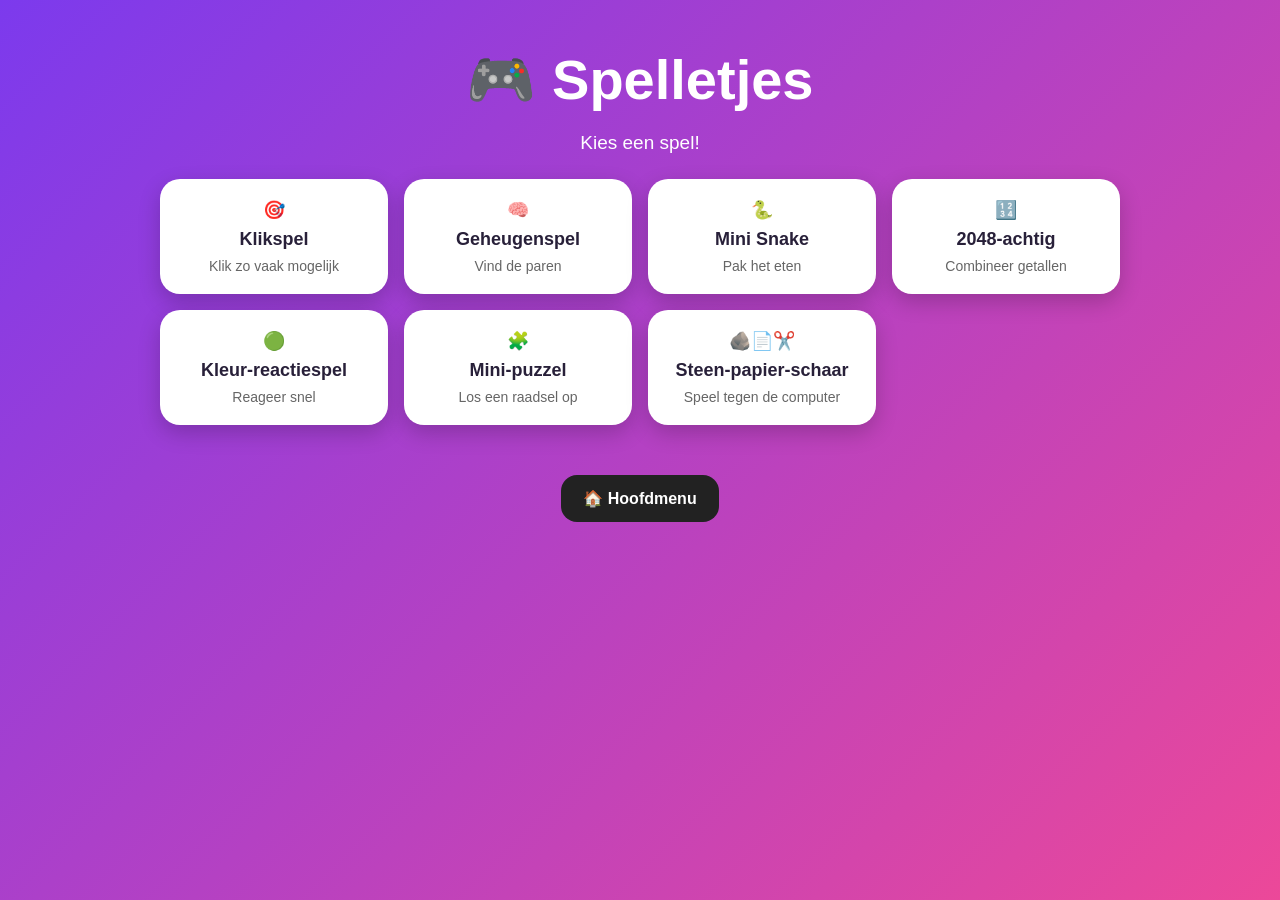
<file: spelletjes.html>
<!doctype html><html lang="nl"><head><meta charset="utf-8"><meta name="viewport" content="width=device-width,initial-scale=1"><title>Spelletjes - VerveelMeNiet!</title><link rel="icon" href="icoon.svg" type="image/svg+xml"><link rel="stylesheet" href="style.css"></head><body><main class="page"><h1>🎮 Spelletjes</h1><p class="subtitle">Kies een spel!</p><div class="grid"><a class="tile" href="klikspel.html">🎯<b>Klikspel</b><span>Klik zo vaak mogelijk</span></a><a class="tile" href="geheugenspel.html">🧠<b>Geheugenspel</b><span>Vind de paren</span></a><a class="tile" href="snake.html">🐍<b>Mini Snake</b><span>Pak het eten</span></a><a class="tile" href="2048.html">🔢<b>2048-achtig</b><span>Combineer getallen</span></a><a class="tile" href="kleurreactie.html">🟢<b>Kleur-reactiespel</b><span>Reageer snel</span></a><a class="tile" href="minipuzzel.html">🧩<b>Mini-puzzel</b><span>Los een raadsel op</span></a><a class="tile" href="steenpapier.html">🪨📄✂️<b>Steen-papier-schaar</b><span>Speel tegen de computer</span></a></div><a class="back" href="hoofdmenu.html">🏠 Hoofdmenu</a></main></body></html>
</file>
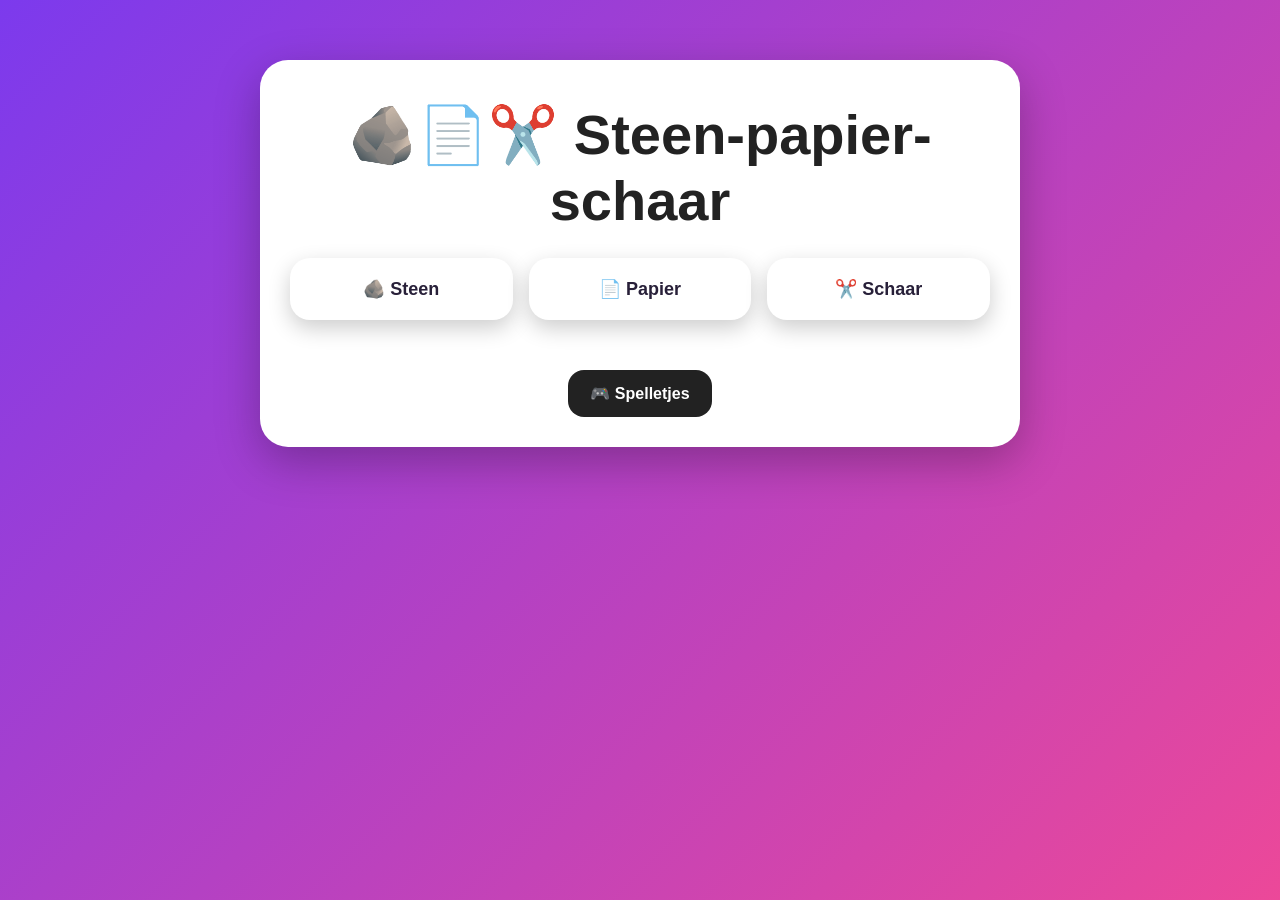
<file: steenpapier.html>
<!doctype html><html lang="nl"><head><meta charset="utf-8"><meta name="viewport" content="width=device-width,initial-scale=1"><title>Steen-papier-schaar - VerveelMeNiet!</title><link rel="icon" href="icoon.svg" type="image/svg+xml"><link rel="stylesheet" href="style.css"></head><body><main class="page"><section class="card"><h1>🪨📄✂️ Steen-papier-schaar</h1><div class="grid small"><button onclick="play('steen')">🪨 Steen</button><button onclick="play('papier')">📄 Papier</button><button onclick="play('schaar')">✂️ Schaar</button></div><p id="result"></p><a class="back" href="spelletjes.html">🎮 Spelletjes</a></section></main><script>function play(me){let all=['steen','papier','schaar'],cpu=all[Math.random()*3|0],win=me===cpu?'Gelijkspel!':((me==='steen'&&cpu==='schaar')||(me==='papier'&&cpu==='steen')||(me==='schaar'&&cpu==='papier'))?'Jij wint! 🎉':'Computer wint! 🤖';document.getElementById('result').textContent='Jij: '+me+' | Computer: '+cpu+' — '+win}</script></body></html>
</file>
<file: style.css>
*{box-sizing:border-box}body{margin:0;font-family:Arial,sans-serif;color:#fff;background:linear-gradient(135deg,#7c3aed,#ec4899);min-height:100vh}.page{max-width:1000px;margin:auto;padding:35px 20px;text-align:center}.card{background:#fff;color:#222;border-radius:28px;padding:30px;box-shadow:0 15px 45px #0004;max-width:760px;margin:25px auto}.intro{margin:8vh auto;max-width:650px}.emoji{font-size:80px}h1{font-size:clamp(34px,7vw,56px);margin:12px 0}p,.subtitle{font-size:19px}.grid{display:grid;grid-template-columns:repeat(auto-fit,minmax(205px,1fr));gap:16px;margin:25px auto}.grid.small{grid-template-columns:repeat(auto-fit,minmax(145px,1fr))}button,.button,.tile{border:0;border-radius:20px;padding:20px;background:#fff;color:#282039;font-size:18px;font-weight:700;box-shadow:0 8px 22px #0003;cursor:pointer;text-decoration:none;transition:.18s}.button{display:inline-block;background:#7c3aed;color:#fff;margin:10px}.tile{display:flex;flex-direction:column;gap:8px}.tile span{font-size:14px;font-weight:400;color:#666}.tile:hover,button:hover,.button:hover{transform:translateY(-3px) scale(1.02)}.special{background:#ffb000;color:#fff}.back{display:inline-block;margin:25px 8px 0;background:#222;color:#fff;padding:14px 22px;border-radius:16px;text-decoration:none;font-weight:700}.result{font-size:24px}.left{text-align:left}.left span{float:right}.memory{max-width:520px;margin:25px auto;display:grid;grid-template-columns:repeat(4,1fr);gap:10px}.memory-card{height:85px;font-size:34px;padding:5px}.memory-card.found{background:#86efac}.big{width:100%;font-size:32px;padding:30px}.color-box{width:220px;height:220px;border-radius:30px;margin:20px auto;cursor:pointer}#grid2048{display:grid;grid-template-columns:repeat(4,70px);gap:7px;justify-content:center;background:#8b5e3c;padding:8px;border-radius:12px;margin:20px auto}#grid2048 div{height:70px;background:#eee;color:#222;border-radius:8px;display:grid;place-items:center;font-size:24px;font-weight:bold}canvas{max-width:100%;border-radius:15px}small{color:#666}@media(max-width:600px){.page{padding:20px 12px}.card{padding:20px}.memory-card{height:65px}.memory{gap:6px}#grid2048{grid-template-columns:repeat(4,60px)}#grid2048 div{height:60px}}
/* De waarzegster en het bewegende kristallen-bol-filmpje */
[hidden]{display:none!important}.random-page{max-width:1100px}.fortune-scene{max-width:1000px;margin:20px auto}.fortune-heading{margin:24px auto}.fortune-heading h2{font-size:clamp(25px,4vw,38px);margin-bottom:6px}.fortune-heading p{margin-top:5px}.fortune-layout{display:grid;grid-template-columns:minmax(220px,.8fr) minmax(280px,1.2fr);align-items:center;gap:25px;background:#241044;border:2px solid #f5d0fe;border-radius:30px;padding:25px;box-shadow:0 15px 45px #0005}.fortune-teller{position:relative;min-height:330px;display:flex;flex-direction:column;align-items:center;justify-content:flex-end;overflow:hidden;border-radius:22px;background:radial-gradient(ellipse at 50% 55%,#6d28d9 0,#3b0764 58%,#1e103d 100%);padding-top:15px}.teller-stars{position:absolute;top:15px;color:#fef08a;font-size:23px;letter-spacing:8px;animation:twinkle 2s infinite alternate}.teller-hat{z-index:2;display:grid;place-items:center;width:150px;height:75px;background:#17112f;color:#f0abfc;font-size:26px;border:3px solid #f0abfc;border-radius:80% 80% 12% 12%;transform:rotate(-5deg);margin-bottom:-8px;box-shadow:0 0 18px #e879f9}.teller-face{z-index:3;position:relative;width:112px;height:118px;background:linear-gradient(135deg,#fbd5b5,#e8a27e);border-radius:45% 45% 48% 48%;border:3px solid #f7c5e7;display:flex;flex-direction:column;align-items:center;justify-content:center;color:#382044;box-shadow:inset -9px -4px 0 #d98d7b}.hair{position:absolute;top:4px;font-size:42px;color:#392044}.eyes{font-size:27px;letter-spacing:16px;margin-left:14px;margin-top:14px}.nose{font-size:25px;line-height:15px}.smile{font-size:32px;line-height:26px}.teller-body{position:relative;width:205px;height:115px;margin-top:-4px;background:linear-gradient(135deg,#c026d3,#6b21a8 65%,#3b0764);border-radius:70px 70px 0 0;border:3px solid #e879f9;box-shadow:0 0 25px #a855f7}.necklace{position:absolute;left:91px;top:16px;color:#fde68a;font-size:28px}.cape-star{position:absolute;right:27px;top:48px;color:#fef08a;font-size:25px}.teller-caption{z-index:4;position:absolute;bottom:8px;color:#fce7f3;font-size:11px;letter-spacing:3px}.crystal-wrap{display:flex;flex-direction:column;align-items:center;min-width:0}.crystal-label{font-size:12px;letter-spacing:2px;color:#f5d0fe;margin-bottom:12px;text-align:center}.crystal-ball{position:relative;width:min(100%,330px);aspect-ratio:1;border-radius:50%;overflow:hidden;background:radial-gradient(circle at 32% 23%,#e9d5ff 0,#a78bfa 8%,#6d28d9 32%,#312e81 68%,#160d38 100%);border:4px solid #e9d5ff;box-shadow:inset -16px -14px 35px #09051b99,inset 12px 10px 22px #fff8,0 0 25px #c084fc,0 0 60px #8b5cf688}.movie-sky{position:absolute;inset:7%;overflow:hidden;border-radius:50%;background:linear-gradient(#22104e,#4c1d95 48%,#0f766e 100%);animation:skyShift 8s ease-in-out infinite alternate}.movie-star{position:absolute;color:#fff7b8;animation:twinkle 1.4s infinite alternate}.star-one{left:22%;top:18%;font-size:19px}.star-two{right:21%;top:29%;font-size:25px;animation-delay:.6s}.star-three{left:45%;top:10%;font-size:14px;animation-delay:.3s}.movie-moon{position:absolute;right:19%;top:15%;width:39px;height:39px;border-radius:50%;background:#fff1b8;box-shadow:0 0 24px #fef3c7}.movie-cloud{position:absolute;width:90px;height:24px;background:#c4b5fd99;border-radius:50%;filter:blur(2px);animation:cloudDrift 7s linear infinite}.cloud-one{top:42%;left:-20%}.cloud-two{top:55%;left:55%;animation-duration:9s;animation-direction:reverse}.movie-creature{position:absolute;z-index:3;left:50%;top:47%;font-size:clamp(54px,8vw,83px);transform:translate(-50%,-50%);filter:drop-shadow(0 0 12px #f0abfc);animation:creatureFlight 3.8s ease-in-out infinite}.movie-ground{position:absolute;bottom:-10%;left:-10%;width:120%;height:32%;background:linear-gradient(#34d399,#065f46);border-radius:50% 50% 0 0;box-shadow:0 -8px 20px #6ee7b755}.movie-sparkle{position:absolute;z-index:4;color:#fef08a;animation:floatSparkle 3s ease-in-out infinite}.sparkle-one{left:22%;top:61%;font-size:24px}.sparkle-two{right:23%;top:49%;font-size:18px;animation-delay:1s}.film-glint{position:absolute;inset:0;border-radius:50%;background:linear-gradient(125deg,#fff7 0%,transparent 23%,transparent 65%,#fff1 100%);pointer-events:none}.crystal-base{width:42%;height:24px;margin-top:-2px;border-radius:0 0 50% 50%;background:linear-gradient(90deg,#6d28d9,#f0abfc,#6d28d9);box-shadow:0 7px 18px #0005}.movie-controls{width:min(100%,330px);display:flex;align-items:center;gap:8px;margin-top:12px;color:#f5d0fe;font-size:10px;letter-spacing:1px}.playing-dot{width:8px;height:8px;border-radius:50%;background:#86efac;box-shadow:0 0 10px #86efac;animation:twinkle 1s infinite alternate}.movie-time{margin-left:auto}.prediction-card{max-width:700px;margin:22px auto;background:#fff;color:#2e1065;border:3px solid #f0abfc;border-radius:25px;padding:24px;box-shadow:0 10px 35px #0003}.prediction-label{font-size:12px;font-weight:bold;letter-spacing:2px;color:#7e22ce}.prediction-card h3{font-size:27px;margin:10px 0}.prediction-card p{line-height:1.5}.prediction-card button{background:#7c3aed;color:white;padding:15px 20px}.fortune-scene .back{margin-top:8px}@keyframes creatureFlight{0%,100%{transform:translate(-50%,-50%) rotate(-7deg) scale(1)}25%{transform:translate(-38%,-62%) rotate(8deg) scale(1.08)}50%{transform:translate(-58%,-44%) rotate(-3deg) scale(.96)}75%{transform:translate(-42%,-35%) rotate(6deg) scale(1.05)}}@keyframes cloudDrift{from{transform:translateX(-20px)}to{transform:translateX(250px)}}@keyframes floatSparkle{0%,100%{transform:translateY(0) rotate(0);opacity:.5}50%{transform:translateY(-17px) rotate(90deg);opacity:1}}@keyframes twinkle{from{opacity:.45;transform:scale(.85)}to{opacity:1;transform:scale(1.12)}}@keyframes skyShift{from{filter:hue-rotate(-12deg)}to{filter:hue-rotate(18deg)}}@media(max-width:650px){.fortune-layout{grid-template-columns:1fr;padding:14px;gap:18px}.fortune-teller{min-height:285px}.crystal-ball{width:min(82vw,300px)}.fortune-heading p{font-size:16px}.prediction-card{padding:18px}}

.music-button{margin-top:14px;padding:12px 16px;background:#f5d0fe;color:#3b0764;font-size:14px;border:1px solid #e879f9;box-shadow:0 5px 16px #0003}.music-button:hover{background:#fae8ff}
</file>
